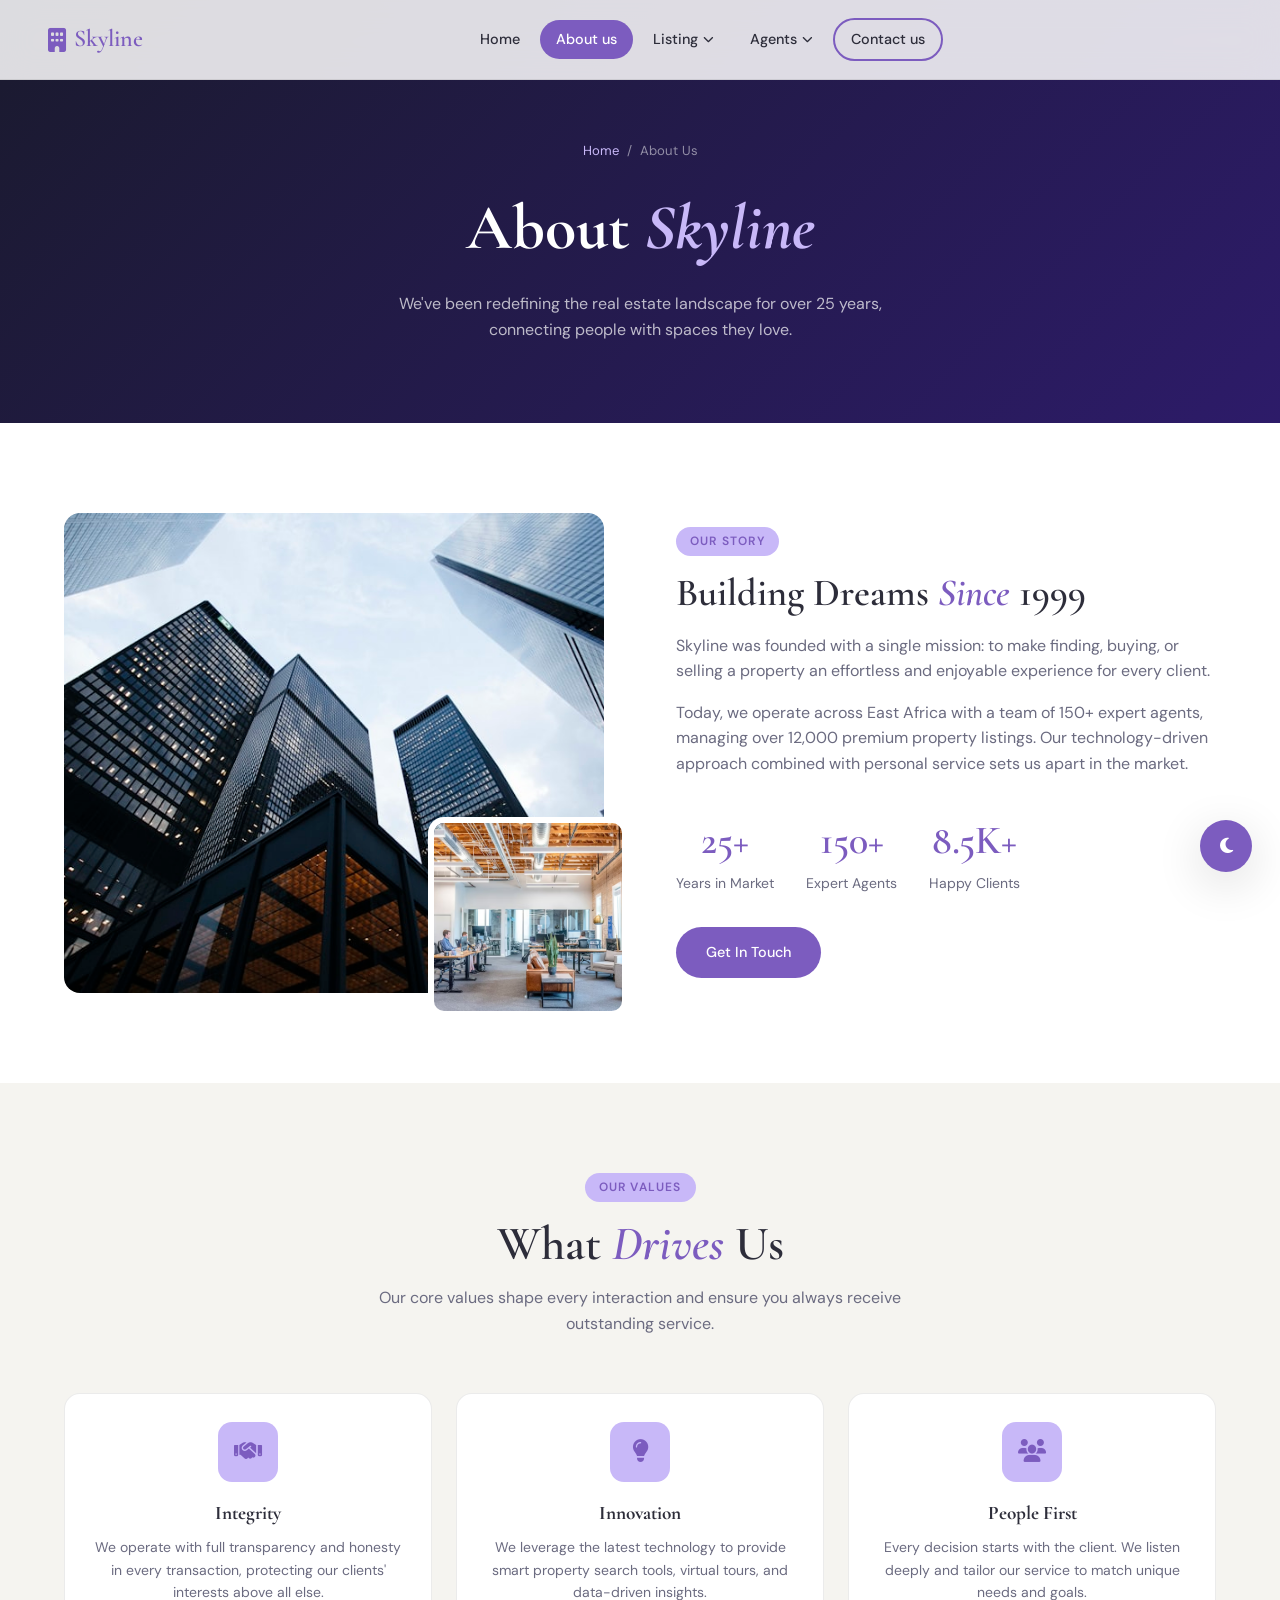
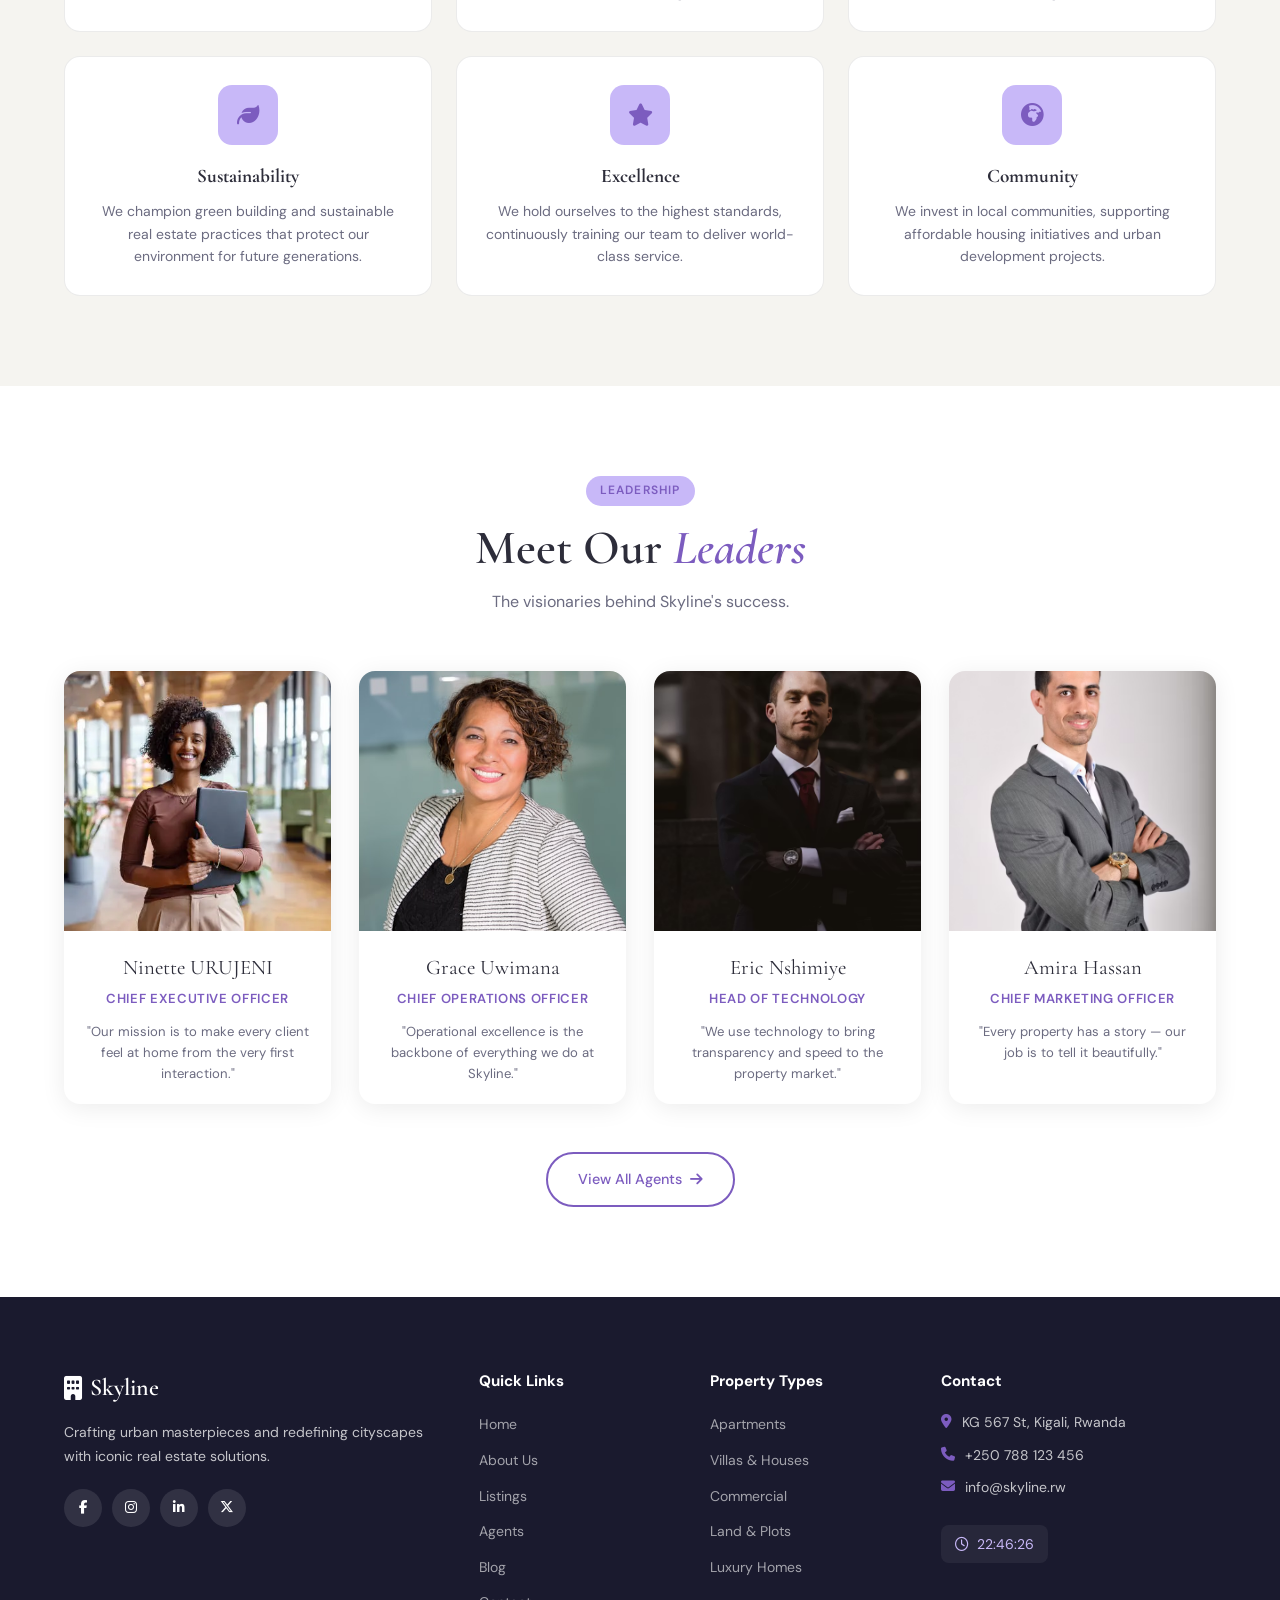
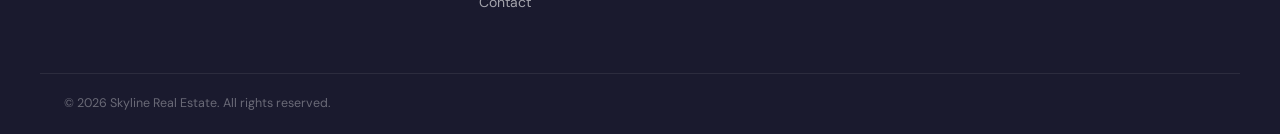
<file: skyline/about.html>
<!DOCTYPE html>
<html lang="en">

<head>
  <meta charset="UTF-8" />
  <meta name="viewport" content="width=device-width, initial-scale=1.0" />
  <title>About Us – Skyline Real Estate</title>
  <link rel="stylesheet" href="style.css" />
  <link
    href="https://fonts.googleapis.com/css2?family=Cormorant+Garamond:ital,wght@0,400;0,600;1,400&family=DM+Sans:wght@300;400;500;600&display=swap"
    rel="stylesheet" />
  <link rel="stylesheet" href="https://cdnjs.cloudflare.com/ajax/libs/font-awesome/6.5.0/css/all.min.css" />
</head>

<body>

  <!-- NAV -->
  <nav class="navbar" id="navbar">
    <div class="nav-brand">
      <i class="fa-solid fa-building"></i> Skyline</div>
    <ul class="nav-links" id="navLinks">
      <li><a href="index.html">Home</a></li>
      <li><a href="about.html" class="active">About us</a></li>
      <li class="dropdown">
        <a href="listings.html">Listing <i class="fa-solid fa-chevron-down fa-xs"></i></a>
        <div class="dropdown-menu">
          <a href="listings.html?type=buy">Buy</a>
          <a href="listings.html?type=rent">Rent</a>
          <a href="listings.html?type=sell">Sell</a>
          </div>
      </li>
      <li class="dropdown">
        <a href="agents.html">Agents <i class="fa-solid fa-chevron-down fa-xs"></i></a>
        <div class="dropdown-menu">
          <a href="agents.html">Our Agents</a>
          <a href="agents.html#join">Join Team</a>
        </div>
      </li>
    <a href="contact.html" class="btn-contact">Contact us</a>
    <button class="hamburger" id="hamburger"><span></span><span></span><span></span></button>
  </nav>

  <!-- PAGE HERO -->
  <div class="page-hero">
    <div class="container">
      <div class="breadcrumb"><a href="index.html">Home</a><span>/</span><span>About Us</span></div>
      <h1>About <em>Skyline</em></h1>
      <p>We've been redefining the real estate landscape for over 25 years, connecting people with spaces they love.</p>
    </div>
  </div>

  <!-- INTRO -->
  <section class="section about-intro">
    <div class="container about-intro-grid">
      <div class="about-img-stack">
        <img src="photo11.jpg" alt="Skyline HQ"
          class="about-img-main reveal" />
        <img src="photo-22.avif" alt="Interior"
          class="about-img-accent reveal" />
      </div>
      <div class="why-text reveal">
        <span class="tag">Our Story</span>
        <h2>Building Dreams <em>Since</em> 1999</h2>
        <p style="color:var(--clr-muted);margin-bottom:16px;">Skyline was founded with a single mission: to make
          finding, buying, or selling a property an effortless and enjoyable experience for every client.</p>
        <p style="color:var(--clr-muted);margin-bottom:32px;">Today, we operate across East Africa with a team of 150+
          expert agents, managing over 12,000 premium property listings. Our technology-driven approach combined with
          personal service sets us apart in the market.</p>
        <div style="display:flex;gap:32px;margin-bottom:32px;flex-wrap:wrap;">
          <div style="text-align:center;">
            <div style="font-family:var(--font-display);font-size:2.5rem;font-weight:600;color:var(--clr-primary);">25+
            </div>
            <div style="color:var(--clr-muted);font-size:0.875rem;">Years in Market</div>
          </div>
          <div style="text-align:center;">
            <div style="font-family:var(--font-display);font-size:2.5rem;font-weight:600;color:var(--clr-primary);">150+
            </div>
            <div style="color:var(--clr-muted);font-size:0.875rem;">Expert Agents</div>
          </div>
          <div style="text-align:center;">
            <div style="font-family:var(--font-display);font-size:2.5rem;font-weight:600;color:var(--clr-primary);">
              8.5K+</div>
            <div style="color:var(--clr-muted);font-size:0.875rem;">Happy Clients</div>
          </div>
        </div>
        <a href="contact.html" class="btn-primary">Get In Touch</a>
      </div>
    </div>
  </section>

  <!-- MISSION & VALUES -->
  <section class="section" style="background:var(--clr-bg)">
    <div class="container">
      <div class="section-head">
        <span class="tag">Our Values</span>
        <h2>What <em>Drives</em> Us</h2>
        <p>Our core values shape every interaction and ensure you always receive outstanding service.</p>
      </div>
      <div class="values-grid">
        <div class="value-card reveal">
          <div class="value-icon"><i class="fa-solid fa-handshake"></i></div>
          <h3>Integrity</h3>
          <p>We operate with full transparency and honesty in every transaction, protecting our clients' interests above
            all else.</p>
        </div>
        <div class="value-card reveal">
          <div class="value-icon"><i class="fa-solid fa-lightbulb"></i></div>
          <h3>Innovation</h3>
          <p>We leverage the latest technology to provide smart property search tools, virtual tours, and data-driven
            insights.</p>
        </div>
        <div class="value-card reveal">
          <div class="value-icon"><i class="fa-solid fa-users"></i></div>
          <h3>People First</h3>
          <p>Every decision starts with the client. We listen deeply and tailor our service to match unique needs and
            goals.</p>
        </div>
        <div class="value-card reveal">
          <div class="value-icon"><i class="fa-solid fa-leaf"></i></div>
          <h3>Sustainability</h3>
          <p>We champion green building and sustainable real estate practices that protect our environment for future
            generations.</p>
        </div>
        <div class="value-card reveal">
          <div class="value-icon"><i class="fa-solid fa-star"></i></div>
          <h3>Excellence</h3>
          <p>We hold ourselves to the highest standards, continuously training our team to deliver world-class service.
          </p>
        </div>
        <div class="value-card reveal">
          <div class="value-icon"><i class="fa-solid fa-globe-africa"></i></div>
          <h3>Community</h3>
          <p>We invest in local communities, supporting affordable housing initiatives and urban development projects.
          </p>
        </div>
      </div>
    </div>
  </section>

  <!-- TEAM PREVIEW -->
  <section class="section" style="background:var(--clr-surface)">
    <div class="container">
      <div class="section-head">
        <span class="tag">Leadership</span>
        <h2>Meet Our <em>Leaders</em></h2>
        <p>The visionaries behind Skyline's success.</p>
      </div>
      <div class="agents-grid">
        <div class="agent-card reveal">
          <img src="photo21.webp" class="agent-img" alt="CEO" />
          <div class="agent-body">
            <div class="agent-name">Ninette URUJENI</div>
            <div class="agent-role">Chief Executive Officer</div>
            <p style="color:var(--clr-muted);font-size:0.82rem;">"Our mission is to make every client feel at home from
              the very first interaction."</p>
          </div>
        </div>
        <div class="agent-card reveal">
          <img src="photo-16.jpg" class="agent-img" alt="COO" />
          <div class="agent-body">
            <div class="agent-name">Grace Uwimana</div>
            <div class="agent-role">Chief Operations Officer</div>
            <p style="color:var(--clr-muted);font-size:0.82rem;">"Operational excellence is the backbone of everything
              we do at Skyline."</p>
          </div>
        </div>
        <div class="agent-card reveal">
          <img src="photo-19.avif" class="agent-img"
            alt="CTO" />
          <div class="agent-body">
            <div class="agent-name">Eric Nshimiye</div>
            <div class="agent-role">Head of Technology</div>
            <p style="color:var(--clr-muted);font-size:0.82rem;">"We use technology to bring transparency and speed to
              the property market."</p>
          </div>
        </div>
        <div class="agent-card reveal">
          <img src="photo-18.avif" class="agent-img"
            alt="CMO" />
          <div class="agent-body">
            <div class="agent-name">Amira Hassan</div>
            <div class="agent-role">Chief Marketing Officer</div>
            <p style="color:var(--clr-muted);font-size:0.82rem;">"Every property has a story — our job is to tell it
              beautifully."</p>
          </div>
        </div>
      </div>
      <div class="center-btn"><a href="agents.html" class="btn-outline">View All Agents <i
            class="fa-solid fa-arrow-right"></i></a></div>
    </div>
  </section>

  <button class="theme-toggle" id="themeToggle" title="Toggle mode">
    <i class="fa-solid fa-moon"
      id="themeIcon"></i>
    </button>
  <div class="modal-overlay" id="modal">
    <div class="modal-box">
      <button class="modal-close" id="modalClose">
        <i class="fa-solid fa-xmark"></i>
      </button>
      <h3 id="modalTitle"></h3>
      <div id="modalBody"></div>
    </div>
  </div>

  <!-- FOOTER -->
  <footer class="footer">
    <div class="container footer-grid">
      <div class="footer-brand">
        <div class="nav-brand"><i class="fa-solid fa-building"></i> Skyline</div>
        <p>Crafting urban masterpieces and redefining cityscapes with iconic real estate solutions.</p>
        <div class="socials">
          <a href="#"><i class="fa-brands fa-facebook-f"></i></a>
          <a href="#"><i class="fa-brands fa-instagram"></i></a>
          <a href="#"><i class="fa-brands fa-linkedin-in"></i></a>
          <a href="#"><i class="fa-brands fa-x-twitter"></i></a>
        </div>
      </div>
      <div class="footer-col">
        <h4>Quick Links</h4>
        <ul>
          <li><a href="index.html">Home</a></li>
          <li><a href="about.html">About Us</a></li>
          <li><a href="listings.html">Listings</a></li>
          <li><a href="agents.html">Agents</a></li>
          <li><a href="blog.html">Blog</a></li>
          <li><a href="contact.html">Contact</a></li>
        </ul>
      </div>
      <div class="footer-col">
        <h4>Property Types</h4>
        <ul>
          <li><a href="#">Apartments</a></li>
          <li><a href="#">Villas & Houses</a></li>
          <li><a href="#">Commercial</a></li>
          <li><a href="#">Land & Plots</a></li>
          <li><a href="#">Luxury Homes</a></li>
        </ul>
      </div>
      <div class="footer-col">
        <h4>Contact</h4>
        <ul class="contact-list">
          <li><i class="fa-solid fa-location-dot"></i> KG 567 St, Kigali, Rwanda</li>
          <li><i class="fa-solid fa-phone"></i> +250 788 123 456</li>
          <li><i class="fa-solid fa-envelope"></i> info@skyline.rw</li>
        </ul>
        <div class="clock-box"><i class="fa-regular fa-clock"></i><span id="liveClock"></span></div>
      </div>
    </div>
    <div class="footer-bottom">
      <p>&copy; 2026 Skyline Real Estate. All rights reserved.</p>
    </div>
  </footer>

  <script src="main.js"></script>
</body>

</html>
</file>
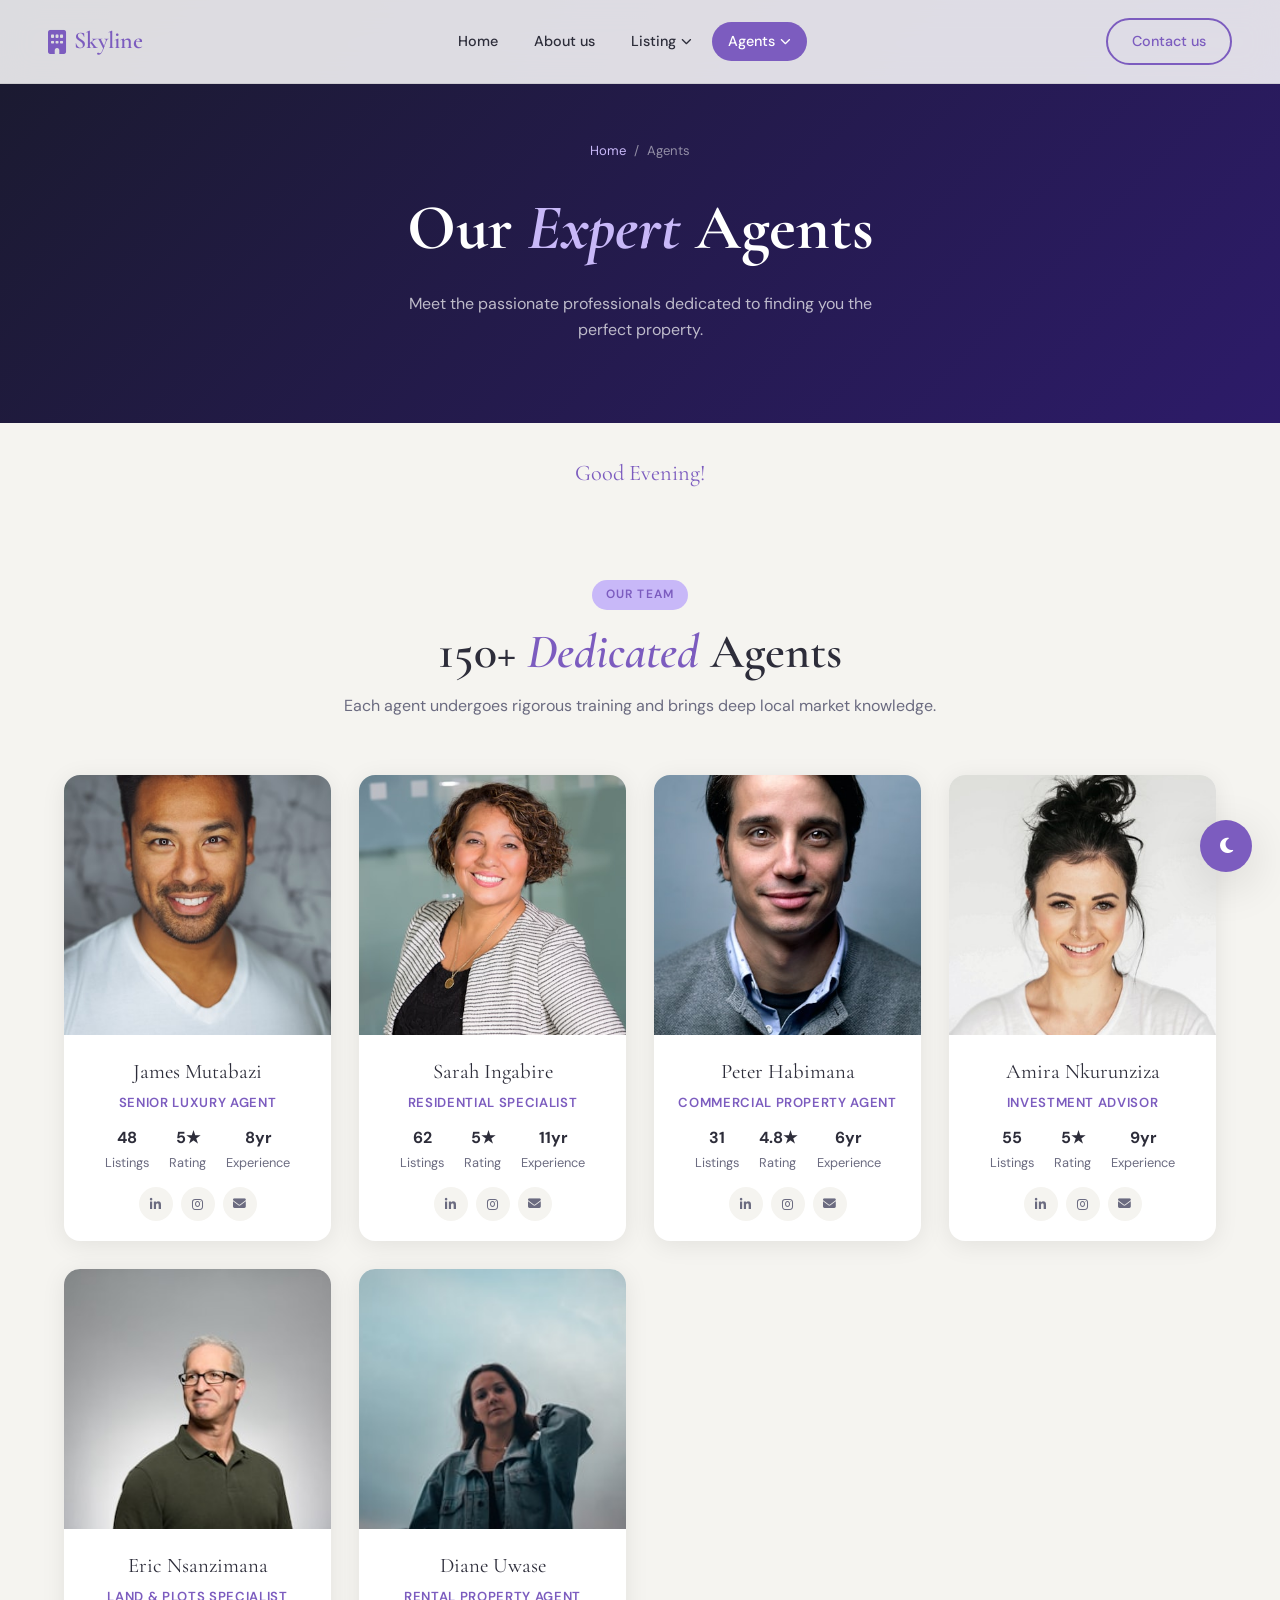
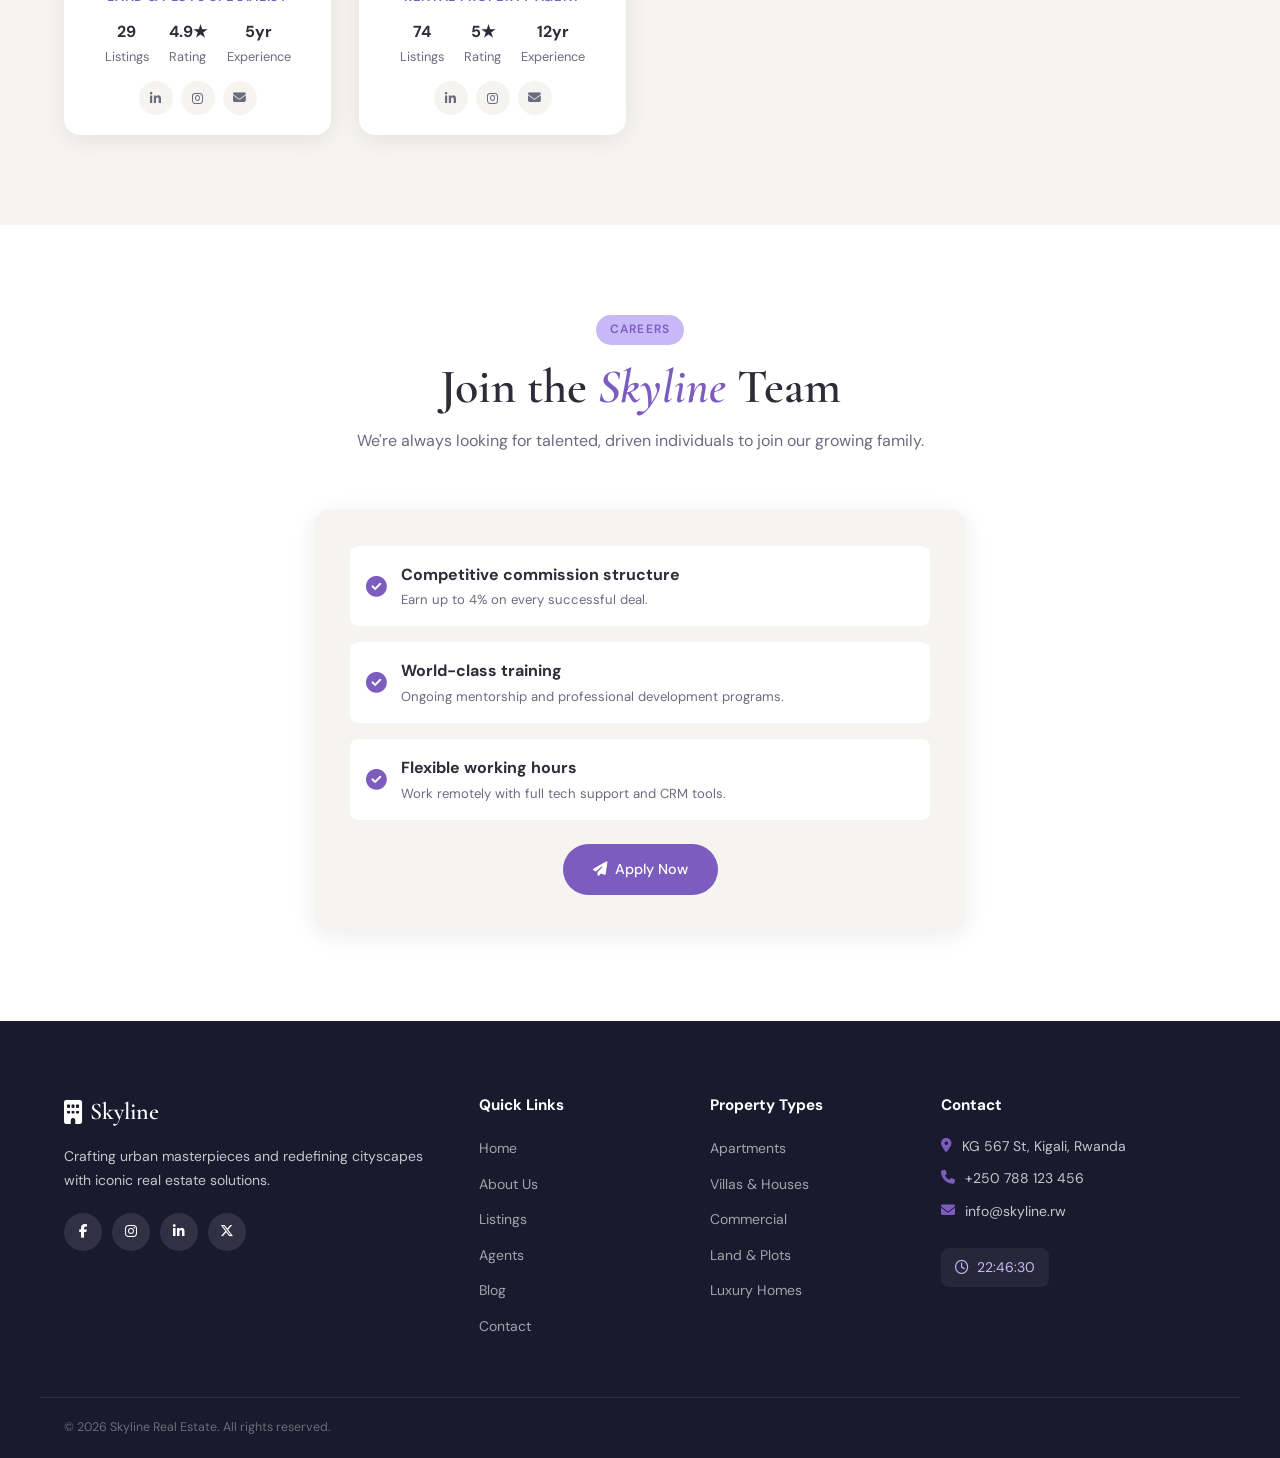
<file: skyline/agents.html>
<!DOCTYPE html>
<html lang="en">
<head>
  <meta charset="UTF-8"/>
  <meta name="viewport" content="width=device-width, initial-scale=1.0"/>
  <title>Agents – Skyline Real Estate</title>
  <link rel="stylesheet" href="style.css"/>
  <link href="https://fonts.googleapis.com/css2?family=Cormorant+Garamond:ital,wght@0,400;0,600;1,400&family=DM+Sans:wght@300;400;500;600&display=swap" rel="stylesheet"/>
  <link rel="stylesheet" href="https://cdnjs.cloudflare.com/ajax/libs/font-awesome/6.5.0/css/all.min.css"/>
</head>
<body>

  <nav class="navbar" id="navbar">
    <div class="nav-brand"><i class="fa-solid fa-building"></i> Skyline</div>
    <ul class="nav-links" id="navLinks">
      <li><a href="index.html">Home</a></li>
      <li><a href="about.html">About us</a></li>
      <li class="dropdown">
        <a href="listings.html">Listing <i class="fa-solid fa-chevron-down fa-xs"></i></a>
        <div class="dropdown-menu">
          <a href="listings.html?type=buy">Buy</a>
          <a href="listings.html?type=rent">Rent</a>
          <a href="listings.html?type=sell">Sell</a>
        </div>
      </li>
      <li class="dropdown">
        <a href="agents.html" class="active">Agents <i class="fa-solid fa-chevron-down fa-xs"></i></a>
        <div class="dropdown-menu">
          <a href="agents.html">Our Agents</a>
          <a href="agents.html#join">Join Team</a>
        </div>
      </li>
    </ul>
    <a href="contact.html" class="btn-contact">Contact us</a>
    <button class="hamburger" id="hamburger" aria-label="Toggle menu">
      <span></span><span></span><span></span>
    </button>
  </nav>

  <div class="page-hero">
    <div class="container">
      <div class="breadcrumb">
        <a href="index.html">Home</a>
        <span>/</span><span>Agents</span></div>
      <h1>Our <em>Expert</em> Agents</h1>
      <p>Meet the passionate professionals dedicated to finding you the perfect property.</p>
    </div>
  </div>

  <!-- GREETING -->
  <div style="text-align:center;padding:32px 0 0;font-family:var(--font-display);font-size:1.4rem;color:var(--clr-primary);" id="dynamicGreeting"></div>

  <section class="section" style="background:var(--clr-bg)">
    <div class="container">
      <div class="section-head">
        <span class="tag">Our Team</span>
        <h2>150+ <em>Dedicated</em> Agents</h2>
        <p>Each agent undergoes rigorous training and brings deep local market knowledge.</p>
      </div>
      <div class="agents-grid">
        <!-- Agent cards -->
        <div class="agent-card reveal">
          <img src="photo-17.jpg" class="agent-img" alt="James"/>
          <div class="agent-body">
            <div class="agent-name">James Mutabazi</div>
            <div class="agent-role">Senior Luxury Agent</div>
            <div class="agent-stats">
              <span><strong>48</strong>Listings</span>
              <span><strong>5★</strong>Rating</span>
              <span><strong>8yr</strong>Experience</span>
            </div>
            <div class="agent-social"><a href="#"><i class="fa-brands fa-linkedin-in"></i></a><a href="#"><i class="fa-brands fa-instagram"></i></a><a href="#"><i class="fa-solid fa-envelope"></i></a></div>
          </div>
        </div>
        <div class="agent-card reveal">
          <img src="photo-16.jpg" class="agent-img" alt="Sarah"/>
          <div class="agent-body">
            <div class="agent-name">Sarah Ingabire</div>
            <div class="agent-role">Residential Specialist</div>
            <div class="agent-stats"><span><strong>62</strong>Listings</span><span><strong>5★</strong>Rating</span><span><strong>11yr</strong>Experience</span></div>
            <div class="agent-social"><a href="#"><i class="fa-brands fa-linkedin-in"></i></a><a href="#"><i class="fa-brands fa-instagram"></i></a><a href="#"><i class="fa-solid fa-envelope"></i></a></div>
          </div>
        </div>
        <div class="agent-card reveal">
          <img src="photo-15.jpg" class="agent-img" alt="Peter"/>
          <div class="agent-body">
            <div class="agent-name">Peter Habimana</div>
            <div class="agent-role">Commercial Property Agent</div>
            <div class="agent-stats"><span><strong>31</strong>Listings</span><span><strong>4.8★</strong>Rating</span><span><strong>6yr</strong>Experience</span></div>
            <div class="agent-social"><a href="#"><i class="fa-brands fa-linkedin-in"></i></a><a href="#"><i class="fa-brands fa-instagram"></i></a><a href="#"><i class="fa-solid fa-envelope"></i></a></div>
          </div>
        </div>
        <div class="agent-card reveal">
          <img src="photo-14.jpg" class="agent-img" alt="Amira"/>
          <div class="agent-body">
            <div class="agent-name">Amira Nkurunziza</div>
            <div class="agent-role">Investment Advisor</div>
            <div class="agent-stats"><span><strong>55</strong>Listings</span><span><strong>5★</strong>Rating</span><span><strong>9yr</strong>Experience</span></div>
            <div class="agent-social"><a href="#"><i class="fa-brands fa-linkedin-in"></i></a><a href="#"><i class="fa-brands fa-instagram"></i></a><a href="#"><i class="fa-solid fa-envelope"></i></a></div>
          </div>
        </div>
        <div class="agent-card reveal">
          <img src="photo-13.jpg" class="agent-img" alt="Eric"/>
          <div class="agent-body">
            <div class="agent-name">Eric Nsanzimana</div>
            <div class="agent-role">Land & Plots Specialist</div>
            <div class="agent-stats"><span><strong>29</strong>Listings</span><span><strong>4.9★</strong>Rating</span><span><strong>5yr</strong>Experience</span></div>
            <div class="agent-social"><a href="#"><i class="fa-brands fa-linkedin-in"></i></a><a href="#"><i class="fa-brands fa-instagram"></i></a><a href="#"><i class="fa-solid fa-envelope"></i></a></div>
          </div>
        </div>
        <div class="agent-card reveal">
          <img src="photo-12.jpg" class="agent-img" alt="Diane"/>
          <div class="agent-body">
            <div class="agent-name">Diane Uwase</div>
            <div class="agent-role">Rental Property Agent</div>
            <div class="agent-stats"><span><strong>74</strong>Listings</span><span><strong>5★</strong>Rating</span><span><strong>12yr</strong>Experience</span></div>
            <div class="agent-social"><a href="#"><i class="fa-brands fa-linkedin-in"></i></a><a href="#"><i class="fa-brands fa-instagram"></i></a><a href="#"><i class="fa-solid fa-envelope"></i></a></div>
          </div>
        </div>
      </div>
    </div>
  </section>

  <!-- JOIN TEAM -->
  <section class="section" id="join" style="background:var(--clr-surface)">
    <div class="container" style="max-width:700px">
      <div class="section-head">
        <span class="tag">Careers</span>
        <h2>Join the <em>Skyline</em> Team</h2>
        <p>We're always looking for talented, driven individuals to join our growing family.</p>
      </div>
      <div style="background:var(--clr-bg);border-radius:var(--radius);padding:36px;box-shadow:var(--shadow)">
        <div style="display:grid;gap:16px;margin-bottom:24px;">
          <div style="display:flex;align-items:center;gap:14px;padding:16px;background:var(--clr-surface);border-radius:var(--radius-sm);">
            <i class="fa-solid fa-check-circle" style="color:var(--clr-primary);font-size:1.3rem;flex-shrink:0;"></i>
            <div><strong>Competitive commission structure</strong><p style="color:var(--clr-muted);font-size:0.82rem;margin-top:2px;">Earn up to 4% on every successful deal.</p></div>
          </div>
          <div style="display:flex;align-items:center;gap:14px;padding:16px;background:var(--clr-surface);border-radius:var(--radius-sm);">
            <i class="fa-solid fa-check-circle" style="color:var(--clr-primary);font-size:1.3rem;flex-shrink:0;"></i>
            <div><strong>World-class training</strong><p style="color:var(--clr-muted);font-size:0.82rem;margin-top:2px;">Ongoing mentorship and professional development programs.</p></div>
          </div>
          <div style="display:flex;align-items:center;gap:14px;padding:16px;background:var(--clr-surface);border-radius:var(--radius-sm);">
            <i class="fa-solid fa-check-circle" style="color:var(--clr-primary);font-size:1.3rem;flex-shrink:0;"></i>
            <div><strong>Flexible working hours</strong><p style="color:var(--clr-muted);font-size:0.82rem;margin-top:2px;">Work remotely with full tech support and CRM tools.</p></div>
          </div>
        </div>
        <div style="text-align:center;">
          <a href="contact.html" class="btn-primary"><i class="fa-solid fa-paper-plane"></i> Apply Now</a>
        </div>
      </div>
    </div>
  </section>

  <button class="theme-toggle" id="themeToggle"><i class="fa-solid fa-moon" id="themeIcon"></i></button>
  <div class="modal-overlay" id="modal"><div class="modal-box"><button class="modal-close" id="modalClose"><i class="fa-solid fa-xmark"></i></button><h3 id="modalTitle"></h3><div id="modalBody"></div></div></div>

  <footer class="footer">
    <div class="container footer-grid">
      <div class="footer-brand"><div class="nav-brand"><i class="fa-solid fa-building"></i> Skyline</div><p>Crafting urban masterpieces and redefining cityscapes with iconic real estate solutions.</p><div class="socials"><a href="#"><i class="fa-brands fa-facebook-f"></i></a><a href="#"><i class="fa-brands fa-instagram"></i></a><a href="#"><i class="fa-brands fa-linkedin-in"></i></a><a href="#"><i class="fa-brands fa-x-twitter"></i></a></div></div>
      <div class="footer-col"><h4>Quick Links</h4><ul><li><a href="index.html">Home</a></li><li><a href="about.html">About Us</a></li><li><a href="listings.html">Listings</a></li><li><a href="agents.html">Agents</a></li><li><a href="blog.html">Blog</a></li><li><a href="contact.html">Contact</a></li></ul></div>
      <div class="footer-col"><h4>Property Types</h4><ul><li><a href="#">Apartments</a></li><li><a href="#">Villas & Houses</a></li><li><a href="#">Commercial</a></li><li><a href="#">Land & Plots</a></li><li><a href="#">Luxury Homes</a></li></ul></div>
      <div class="footer-col"><h4>Contact</h4><ul class="contact-list"><li><i class="fa-solid fa-location-dot"></i> KG 567 St, Kigali, Rwanda</li><li><i class="fa-solid fa-phone"></i> +250 788 123 456</li><li><i class="fa-solid fa-envelope"></i> info@skyline.rw</li></ul><div class="clock-box"><i class="fa-regular fa-clock"></i><span id="liveClock"></span></div></div>
    </div>
    <div class="footer-bottom"><p>&copy; 2026 Skyline Real Estate. All rights reserved.</p>
    </div>
  </footer>
  <script src="main.js"></script>
</body>
</html>
</file>
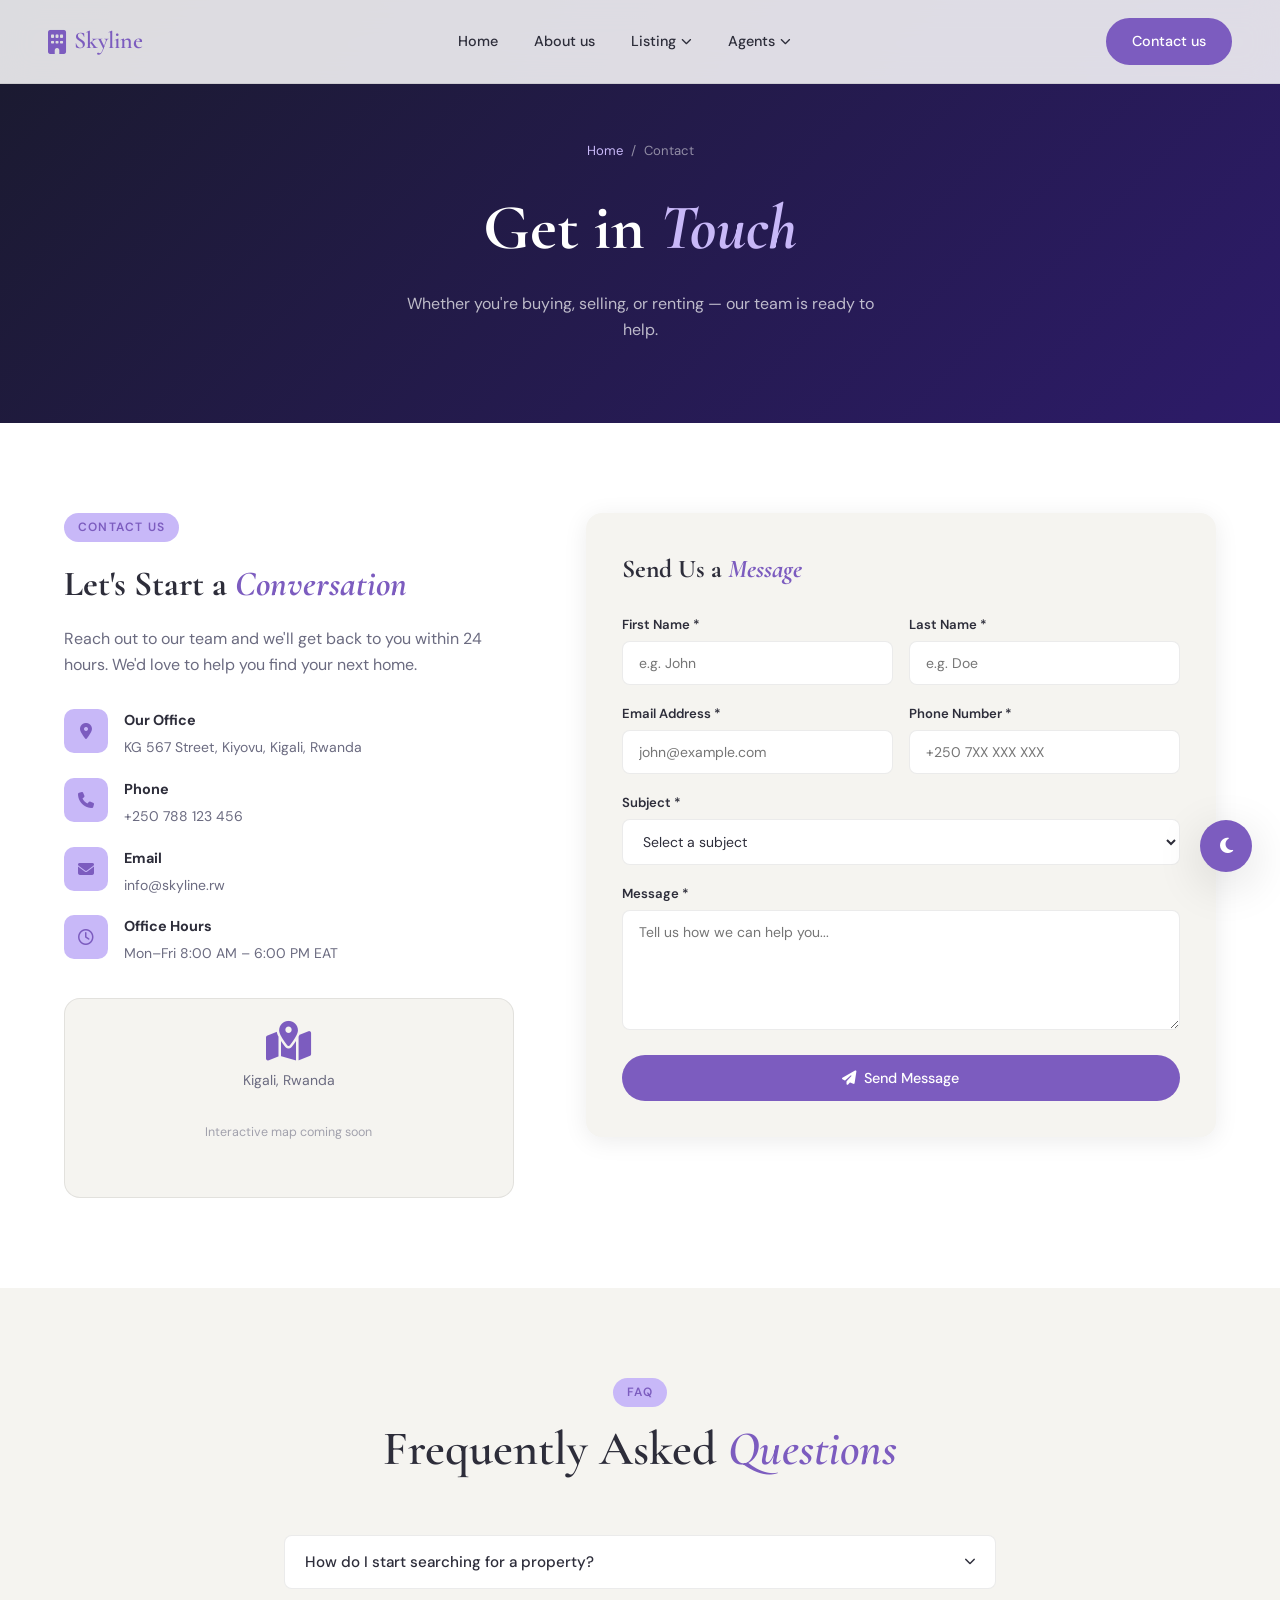
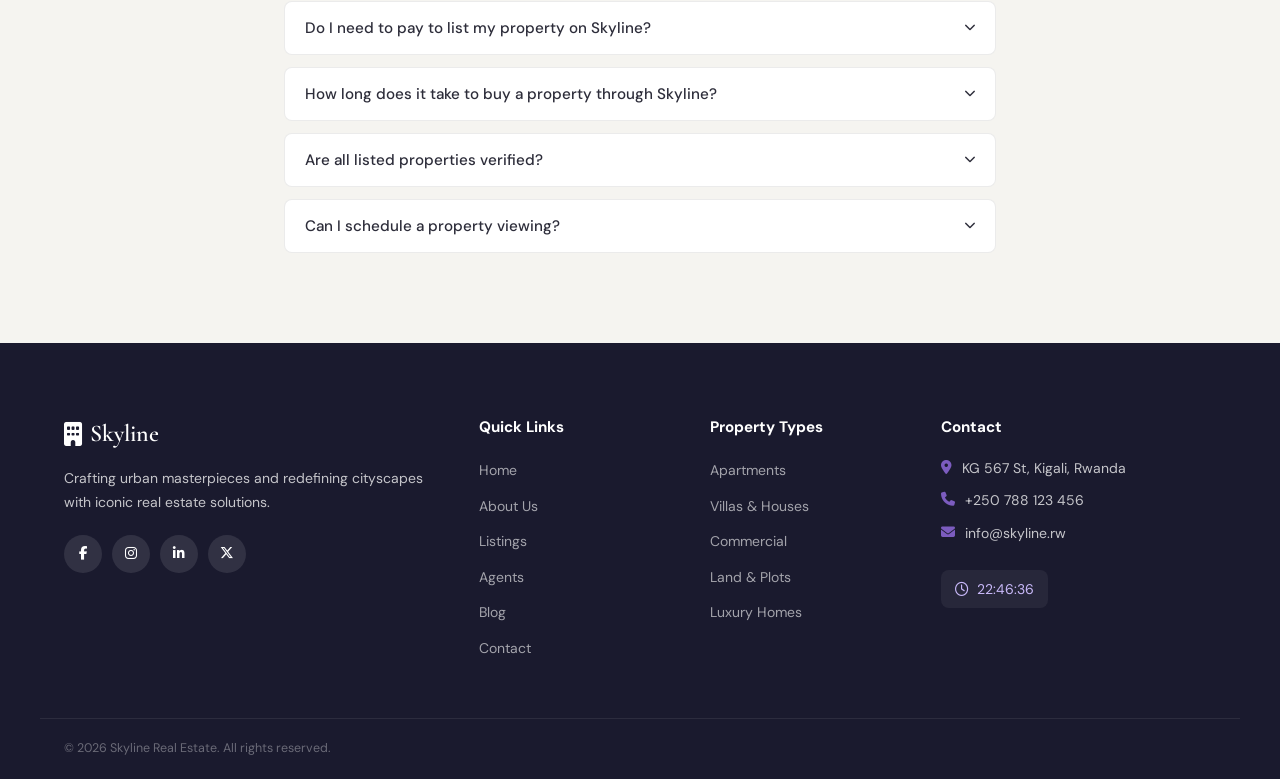
<file: skyline/contact.html>
<!DOCTYPE html>
<html lang="en">
<head>
  <meta charset="UTF-8"/>
  <meta name="viewport" content="width=device-width, initial-scale=1.0"/>
  <title>Contact – Skyline Real Estate</title>
  <link rel="stylesheet" href="style.css"/>
  <link href="https://fonts.googleapis.com/css2?family=Cormorant+Garamond:ital,wght@0,400;0,600;1,400&family=DM+Sans:wght@300;400;500;600&display=swap" rel="stylesheet"/>
  <link rel="stylesheet" href="https://cdnjs.cloudflare.com/ajax/libs/font-awesome/6.5.0/css/all.min.css"/>
</head>
<body>

  <nav class="navbar" id="navbar">
    <div class="nav-brand"><i class="fa-solid fa-building"></i> Skyline</div>
    <ul class="nav-links" id="navLinks">
      <li><a href="index.html">Home</a></li><li><a href="about.html">About us</a></li>
      <li class="dropdown"><a href="listings.html">Listing <i class="fa-solid fa-chevron-down fa-xs"></i></a><div class="dropdown-menu"><a href="listings.html?type=buy">Buy</a><a href="listings.html?type=rent">Rent</a><a href="listings.html?type=sell">Sell</a></div></li>
      <li class="dropdown"><a href="agents.html">Agents <i class="fa-solid fa-chevron-down fa-xs"></i></a><div class="dropdown-menu"><a href="agents.html">Our Agents</a><a href="agents.html#join">Join Team</a></div></li>
    </ul>
    <a href="contact.html" class="btn-contact active" style="background:var(--clr-primary);color:#fff;">Contact us</a>
    <button class="hamburger" id="hamburger"><span></span><span></span><span></span></button>
  </nav>

  <div class="page-hero">
    <div class="container">
      <div class="breadcrumb"><a href="index.html">Home</a><span>/</span><span>Contact</span></div>
      <h1>Get in <em>Touch</em></h1>
      <p>Whether you're buying, selling, or renting — our team is ready to help.</p>
    </div>
  </div>

  <section class="section contact-section">
    <div class="container contact-grid">

      <!-- LEFT INFO -->
      <div class="contact-info reveal">
        <span class="tag">Contact Us</span>
        <h2>Let's Start a <em>Conversation</em></h2>
        <p>Reach out to our team and we'll get back to you within 24 hours. We'd love to help you find your next home.</p>
        <div class="contact-details">
          <div class="contact-item">
            <div class="contact-item-icon"><i class="fa-solid fa-location-dot"></i></div>
            <div><strong>Our Office</strong><span>KG 567 Street, Kiyovu, Kigali, Rwanda</span></div>
          </div>
          <div class="contact-item">
            <div class="contact-item-icon"><i class="fa-solid fa-phone"></i></div>
            <div><strong>Phone</strong><span>+250 788 123 456</span></div>
          </div>
          <div class="contact-item">
            <div class="contact-item-icon"><i class="fa-solid fa-envelope"></i></div>
            <div><strong>Email</strong><span>info@skyline.rw</span></div>
          </div>
          <div class="contact-item">
            <div class="contact-item-icon"><i class="fa-regular fa-clock"></i></div>
            <div><strong>Office Hours</strong><span>Mon–Fri 8:00 AM – 6:00 PM EAT</span></div>
          </div>
        </div>

        <!-- MAP EMBED PLACEHOLDER -->
        <div style="margin-top:32px;border-radius:var(--radius);overflow:hidden;height:200px;background:var(--clr-bg);display:flex;align-items:center;justify-content:center;border:1px solid var(--clr-border);">
          <div style="text-align:center;color:var(--clr-muted);">
            <i class="fa-solid fa-map-location-dot" style="font-size:2.5rem;color:var(--clr-primary);margin-bottom:8px;display:block;"></i>
            <p style="font-size:0.875rem;">Kigali, Rwanda</p>
            <p style="font-size:0.78rem;opacity:0.6;">Interactive map coming soon</p>
          </div>
        </div>
      </div>

      <!-- FORM -->
      <div class="contact-form-wrap reveal">
        <h3>Send Us a <em style="color:var(--clr-primary);font-style:italic;">Message</em></h3>
        <form id="contactForm" novalidate>
          <div class="form-row">
            <div class="form-group">
              <label for="fname">First Name *</label>
              <input type="text" id="fname" placeholder="e.g. John"/>
              <span class="form-error">First name is required</span>
            </div>
            <div class="form-group">
              <label for="lname">Last Name *</label>
              <input type="text" id="lname" placeholder="e.g. Doe"/>
              <span class="form-error">Last name is required</span>
            </div>
          </div>
          <div class="form-row">
            <div class="form-group">
              <label for="email">Email Address *</label>
              <input type="email" id="email" placeholder="john@example.com"/>
              <span class="form-error">Valid email is required</span>
            </div>
            <div class="form-group">
              <label for="phone">Phone Number *</label>
              <input type="tel" id="phone" placeholder="+250 7XX XXX XXX"/>
              <span class="form-error">Phone number is required</span>
            </div>
          </div>
          <div class="form-group">
            <label for="subject">Subject *</label>
            <select id="subject">
              <option value="">Select a subject</option>
              <option>I want to buy a property</option>
              <option>I want to rent a property</option>
              <option>I want to sell my property</option>
              <option>General enquiry</option>
              <option>Agent partnership</option>
            </select>
            <span class="form-error">Please select a subject</span>
          </div>
          <div class="form-group">
            <label for="message">Message *</label>
            <textarea id="message" placeholder="Tell us how we can help you..."></textarea>
            <span class="form-error">Message cannot be empty</span>
          </div>
          <button type="submit" class="btn-primary" style="width:100%;justify-content:center;">
            <i class="fa-solid fa-paper-plane"></i> Send Message
          </button>
        </form>

        <!-- SUCCESS -->
        <div class="form-success" id="formSuccess">
          <i class="fa-solid fa-circle-check" style="color:#2e7d32;"></i>
          <strong style="font-size:1.1rem;display:block;margin-bottom:6px;">Message Sent!</strong>
          <p style="font-size:0.875rem;">Thank you for reaching out. One of our agents will contact you within 24 hours.</p>
        </div>
      </div>
    </div>
  </section>

  <!-- FAQ -->
  <section class="section" style="background:var(--clr-bg);">
    <div class="container" style="max-width:760px;">
      <div class="section-head">
        <span class="tag">FAQ</span>
        <h2>Frequently Asked <em>Questions</em></h2>
      </div>
      <div id="faqList" style="display:flex;flex-direction:column;gap:12px;"></div>
    </div>
  </section>

  <button class="theme-toggle" id="themeToggle"><i class="fa-solid fa-moon" id="themeIcon"></i></button>
  <div class="modal-overlay" id="modal"><div class="modal-box"><button class="modal-close" id="modalClose"><i class="fa-solid fa-xmark"></i></button><h3 id="modalTitle"></h3><div id="modalBody"></div></div></div>

  <footer class="footer">
    <div class="container footer-grid">
      <div class="footer-brand"><div class="nav-brand"><i class="fa-solid fa-building"></i> Skyline</div><p>Crafting urban masterpieces and redefining cityscapes with iconic real estate solutions.</p><div class="socials"><a href="#"><i class="fa-brands fa-facebook-f"></i></a><a href="#"><i class="fa-brands fa-instagram"></i></a><a href="#"><i class="fa-brands fa-linkedin-in"></i></a><a href="#"><i class="fa-brands fa-x-twitter"></i></a></div></div>
      <div class="footer-col"><h4>Quick Links</h4><ul><li><a href="index.html">Home</a></li><li><a href="about.html">About Us</a></li><li><a href="listings.html">Listings</a></li><li><a href="agents.html">Agents</a></li><li><a href="blog.html">Blog</a></li><li><a href="contact.html">Contact</a></li></ul></div>
      <div class="footer-col"><h4>Property Types</h4><ul><li><a href="#">Apartments</a></li><li><a href="#">Villas & Houses</a></li><li><a href="#">Commercial</a></li><li><a href="#">Land & Plots</a></li><li><a href="#">Luxury Homes</a></li></ul></div>
      <div class="footer-col"><h4>Contact</h4><ul class="contact-list"><li><i class="fa-solid fa-location-dot"></i> KG 567 St, Kigali, Rwanda</li><li><i class="fa-solid fa-phone"></i> +250 788 123 456</li><li><i class="fa-solid fa-envelope"></i> info@skyline.rw</li></ul><div class="clock-box"><i class="fa-regular fa-clock"></i><span id="liveClock"></span></div></div>
    </div>
    <div class="footer-bottom"><p>&copy; 2026 Skyline Real Estate. All rights reserved.</p>
    </div>
  </footer>

  <script src="main.js"></script>
  <script>
    // FAQ accordion
    const faqs = [
      { q: 'How do I start searching for a property?', a: 'Simply use the search bar on our homepage. Enter a location, select your dates and preferences, then click the search button. You can also browse our Listings page directly.' },
      { q: 'Do I need to pay to list my property on Skyline?', a: 'We offer both free and premium listing packages. Contact our team to discuss the best option for your needs.' },
      { q: 'How long does it take to buy a property through Skyline?', a: 'The timeline varies, but our team works to streamline the process. On average, from offer acceptance to completion takes 4–8 weeks.' },
      { q: 'Are all listed properties verified?', a: 'Yes. Every property on Skyline undergoes a verification process by our in-house team before being published.' },
      { q: 'Can I schedule a property viewing?', a: 'Absolutely! Click the "Contact Agent" button on any listing, or reach out via our Contact page to book a viewing.' }
    ];
    const faqList = document.getElementById('faqList');
    faqList && faqs.forEach((f, i) => {
      const item = document.createElement('div');
      item.style.cssText = 'background:var(--clr-surface);border-radius:var(--radius-sm);border:1px solid var(--clr-border);overflow:hidden;';
      item.innerHTML = `
        <button onclick="toggleFaq(${i})" style="width:100%;display:flex;align-items:center;justify-content:space-between;padding:16px 20px;background:none;border:none;cursor:pointer;font-size:0.95rem;font-weight:500;color:var(--clr-text);text-align:left;font-family:var(--font-body);">
          ${f.q}
          <i class="fa-solid fa-chevron-down fa-xs" id="faqIcon${i}" style="flex-shrink:0;margin-left:12px;transition:transform 0.3s;"></i>
        </button>
        <div id="faqBody${i}" style="display:none;padding:0 20px 16px;color:var(--clr-muted);font-size:0.875rem;line-height:1.7;">${f.a}</div>
      `;
      faqList.appendChild(item);
    });
    function toggleFaq(i) {
      const body = document.getElementById('faqBody' + i);
      const icon = document.getElementById('faqIcon' + i);
      const isOpen = body.style.display !== 'none';
      body.style.display = isOpen ? 'none' : 'block';
      icon.style.transform = isOpen ? 'rotate(0deg)' : 'rotate(180deg)';
    }
  </script>
</body>
</html>
</file>
<file: skyline/style.css>
/* ============================================================
   SKYLINE REAL ESTATE – Global Stylesheet
   ============================================================ */

/* --- FONTS & VARIABLES --- */
@import url('https://fonts.googleapis.com/css2?family=Cormorant+Garamond:ital,wght@0,400;0,600;1,400&family=DM+Sans:wght@300;400;500;600&display=swap');

:root {
  --clr-bg: #f5f4f0;
  --clr-surface: #ffffff;
  --clr-primary: #7c5cbf;
  --clr-primary-light: #9b7fe0;
  --clr-accent: #c8b8f8;
  --clr-dark: #1a1a2e;
  --clr-text: #2d2d3a;
  --clr-muted: #6b6b80;
  --clr-border: rgba(0,0,0,0.08);
  --font-display: 'Cormorant Garamond', serif;
  --font-body: 'DM Sans', sans-serif;
  --radius: 16px;
  --radius-sm: 8px;
  --shadow: 0 4px 24px rgba(0,0,0,0.08);
  --shadow-lg: 0 12px 48px rgba(0,0,0,0.14);
  --transition: 0.3s cubic-bezier(.4,0,.2,1);
}

[data-theme="dark"] {
  --clr-bg: #0f0f1a;
  --clr-surface: #1a1a2e;
  --clr-text: #e8e8f0;
  --clr-muted: #9090aa;
  --clr-border: rgba(255,255,255,0.08);
  --shadow: 0 4px 24px rgba(0,0,0,0.3);
  --shadow-lg: 0 12px 48px rgba(0,0,0,0.4);
}

/* --- RESET --- */
*, *::before, *::after { box-sizing: border-box; margin: 0; padding: 0; }
html { scroll-behavior: smooth; }
body {
  font-family: var(--font-body);
  background: var(--clr-bg);
  color: var(--clr-text);
  line-height: 1.6;
  transition: background var(--transition), color var(--transition);
}
img { max-width: 100%; display: block; }
a { text-decoration: none; color: inherit; }
ul { list-style: none; }
input, button, select, textarea { font-family: inherit; }

/* --- UTILITIES --- */
.container { max-width: 1200px; margin: 0 auto; padding: 0 24px; }
.section { padding: 90px 0; }
.center-btn { text-align: center; margin-top: 48px; }
.tag {
  display: inline-block;
  background: var(--clr-accent);
  color: var(--clr-primary);
  font-size: 0.75rem;
  font-weight: 600;
  letter-spacing: 0.1em;
  text-transform: uppercase;
  padding: 5px 14px;
  border-radius: 20px;
  margin-bottom: 14px;
}
.section-head {
  text-align: center;
  max-width: 600px;
  margin: 0 auto 56px;
}
.section-head h2 {
  font-family: var(--font-display);
  font-size: clamp(2rem, 4vw, 3rem);
  font-weight: 600;
  line-height: 1.2;
  color: var(--clr-text);
  margin-bottom: 12px;
}
.section-head h2 em { color: var(--clr-primary); font-style: italic; }
.section-head p { color: var(--clr-muted); font-size: 1rem; }

/* ============================================================
   NAVBAR
   ============================================================ */
.navbar {
  position: fixed; top: 0; left: 0; right: 0; z-index: 1000;
  display: flex; align-items: center; gap: 32px;
  padding: 18px 48px;
  background: rgba(255,255,255,0.85);
  backdrop-filter: blur(16px);
  border-bottom: 1px solid var(--clr-border);
  transition: background var(--transition), box-shadow var(--transition);
}
.navbar.scrolled { box-shadow: var(--shadow); }
[data-theme="dark"] .navbar { background: rgba(15,15,26,0.85); }

.nav-brand {
  font-family: var(--font-display);
  font-size: 1.5rem; font-weight: 600;
  color: var(--clr-primary);
  display: flex; align-items: center; gap: 8px;
  white-space: nowrap;
}
.nav-links {
  display: flex; gap: 4px; align-items: center;
  margin: 0 auto;
}
.nav-links > li { position: relative; }
.nav-links a {
  padding: 8px 16px;
  border-radius: 24px;
  font-size: 0.9rem; font-weight: 500;
  color: var(--clr-text);
  transition: background var(--transition), color var(--transition);
  display: flex; align-items: center; gap: 5px;
}
.nav-links a:hover, .nav-links a.active {
  background: var(--clr-primary);
  color: #fff;
}
.dropdown-menu {
  position: absolute; top: calc(100% + 8px); left: 0;
  background: var(--clr-surface);
  border-radius: var(--radius-sm);
  box-shadow: var(--shadow-lg);
  min-width: 160px;
  padding: 8px 0;
  opacity: 0; visibility: hidden; transform: translateY(-8px);
  transition: all var(--transition);
  border: 1px solid var(--clr-border);
}
.dropdown:hover .dropdown-menu { opacity: 1; visibility: visible; transform: translateY(0); }
.dropdown-menu a {
  display: block; padding: 10px 18px; border-radius: 0;
  font-size: 0.875rem;
}
.dropdown-menu a:hover { background: var(--clr-accent); color: var(--clr-primary); border-radius: 0; }

.btn-contact {
  padding: 10px 24px;
  border: 2px solid var(--clr-primary);
  border-radius: 24px;
  color: var(--clr-primary);
  font-weight: 500; font-size: 0.9rem;
  white-space: nowrap;
  transition: all var(--transition);
}
.btn-contact:hover { background: var(--clr-primary); color: #fff; }

.hamburger {
  display: none; flex-direction: column; gap: 5px;
  background: none; border: none; cursor: pointer; padding: 4px;
}
.hamburger span {
  display: block; width: 24px; height: 2px;
  background: var(--clr-text);
  border-radius: 2px; transition: all var(--transition);
}
.hamburger.open span:nth-child(1) { transform: translateY(7px) rotate(45deg); }
.hamburger.open span:nth-child(2) { opacity: 0; }
.hamburger.open span:nth-child(3) { transform: translateY(-7px) rotate(-45deg); }

/* ============================================================
   HERO
   ============================================================ */
.hero {
  position: relative; min-height: 100vh;
  display: flex; flex-direction: column;
  justify-content: center; overflow: hidden;
}
.hero-bg { position: absolute; inset: 0; z-index: 0; }
.hero-img { width: 100%; height: 100%; object-fit: cover; }
.hero-overlay {
  position: absolute; inset: 0;
  background: linear-gradient(135deg, rgba(15,10,30,0.75) 0%, rgba(15,10,30,0.4) 60%, transparent 100%);
}

.hero-content {
  position: relative; z-index: 2;
  max-width: 650px;
  padding: 120px 48px 40px;
  animation: fadeUp 0.9s ease both;
}
.hero-badge {
  display: inline-flex; align-items: center; gap: 6px;
  background: rgba(255,255,255,0.12);
  backdrop-filter: blur(8px);
  color: #fff; border: 1px solid rgba(255,255,255,0.2);
  padding: 6px 16px; border-radius: 24px; font-size: 0.8rem;
  margin-bottom: 20px;
}
.hero-title {
  font-family: var(--font-display);
  font-size: clamp(3rem, 7vw, 5.5rem);
  font-weight: 600; line-height: 1.05;
  color: #fff; margin-bottom: 16px;
}
.hero-title-main { color: #fff; }
.hero-title em { color: var(--clr-accent); font-style: italic; }
.hero-subtitle { color: rgba(255,255,255,0.8); font-size: 1rem; max-width: 440px; margin-bottom: 36px; }

/* Search Box */
.search-box {
  background: rgba(255,255,255,0.12);
  backdrop-filter: blur(16px);
  border: 1px solid rgba(255,255,255,0.2);
  border-radius: 20px; overflow: hidden;
}
.search-tabs { display: flex; padding: 14px 14px 0; gap: 6px; }
.tab {
  padding: 8px 22px; border-radius: 20px; border: none;
  background: transparent; color: rgba(255,255,255,0.7);
  font-size: 0.875rem; font-weight: 500; cursor: pointer;
  transition: all var(--transition);
}
.tab.active { background: #fff; color: var(--clr-primary); }
.search-fields {
  display: flex; align-items: center; gap: 0;
  padding: 14px; flex-wrap: wrap; gap: 8px;
}
.field { flex: 1; min-width: 100px; }
.field label { display: block; color: rgba(255,255,255,0.6); font-size: 0.7rem; font-weight: 600; text-transform: uppercase; letter-spacing: 0.05em; margin-bottom: 2px; }
.field input {
  background: none; border: none; outline: none;
  color: #fff; font-size: 0.9rem; width: 100%;
  padding: 4px 0;
}
.field input::placeholder { color: rgba(255,255,255,0.5); }
.field + .field { border-left: 1px solid rgba(255,255,255,0.15); padding-left: 14px; }
.btn-search {
  background: var(--clr-primary); color: #fff;
  border: none; border-radius: 12px;
  width: 48px; height: 48px; cursor: pointer;
  font-size: 1rem; flex-shrink: 0;
  transition: background var(--transition), transform var(--transition);
}
.btn-search:hover { background: var(--clr-primary-light); transform: scale(1.05); }

/* Stats */
.hero-stats {
  position: relative; z-index: 2;
  display: flex; gap: 0;
  background: rgba(255,255,255,0.1);
  backdrop-filter: blur(12px);
  border-top: 1px solid rgba(255,255,255,0.15);
  margin-top: auto;
}
.stat {
  flex: 1; text-align: center; padding: 24px 16px;
  border-right: 1px solid rgba(255,255,255,0.12);
}
.stat:last-child { border-right: none; }
.stat-num { font-family: var(--font-display); font-size: 2.2rem; font-weight: 600; color: #fff; }
.stat span:not(.stat-num) { font-family: var(--font-display); font-size: 2.2rem; color: var(--clr-accent); }
.stat p { color: rgba(255,255,255,0.65); font-size: 0.78rem; margin-top: 2px; }

/* ============================================================
   FEATURED LISTINGS
   ============================================================ */
.featured { background: var(--clr-bg); }
.cards-grid {
  display: grid;
  grid-template-columns: repeat(auto-fill, minmax(320px, 1fr));
  gap: 28px;
}
.prop-card {
  background: var(--clr-surface);
  border-radius: var(--radius);
  overflow: hidden;
  box-shadow: var(--shadow);
  transition: transform var(--transition), box-shadow var(--transition);
  cursor: pointer;
}
.prop-card:hover { transform: translateY(-6px); box-shadow: var(--shadow-lg); }
.prop-img-wrap { position: relative; overflow: hidden; height: 220px; }
.prop-img-wrap img { width: 100%; height: 100%; object-fit: cover; transition: transform 0.5s ease; }
.prop-card:hover .prop-img-wrap img { transform: scale(1.06); }
.prop-badge {
  position: absolute; top: 14px; left: 14px;
  background: var(--clr-primary); color: #fff;
  font-size: 0.72rem; font-weight: 600; padding: 4px 12px;
  border-radius: 20px; text-transform: uppercase; letter-spacing: 0.05em;
}
.prop-fav {
  position: absolute; top: 14px; right: 14px;
  background: rgba(255,255,255,0.9); border: none;
  border-radius: 50%; width: 36px; height: 36px;
  display: flex; align-items: center; justify-content: center;
  cursor: pointer; color: var(--clr-muted); font-size: 0.9rem;
  transition: all var(--transition);
}
.prop-fav.active, .prop-fav:hover { color: #e74c3c; background: #fff; }
.prop-body { padding: 18px 20px; }
.prop-price { font-family: var(--font-display); font-size: 1.5rem; font-weight: 600; color: var(--clr-primary); margin-bottom: 4px; }
.prop-title { font-weight: 500; font-size: 1rem; margin-bottom: 4px; }
.prop-loc { color: var(--clr-muted); font-size: 0.82rem; display: flex; align-items: center; gap: 4px; margin-bottom: 14px; }
.prop-meta { display: flex; gap: 14px; border-top: 1px solid var(--clr-border); padding-top: 12px; }
.prop-meta span { font-size: 0.8rem; color: var(--clr-muted); display: flex; align-items: center; gap: 5px; }
.prop-meta i { color: var(--clr-primary); }

/* ============================================================
   WHY CHOOSE US
   ============================================================ */
.why-us { background: var(--clr-surface); }
.why-grid { display: grid; grid-template-columns: 1fr 1fr; gap: 72px; align-items: center; }
.why-img { position: relative; }
.why-img img { border-radius: var(--radius); width: 100%; height: 500px; object-fit: cover; }
.why-badge-card {
  position: absolute; bottom: -20px; right: -20px;
  background: var(--clr-primary); color: #fff;
  border-radius: var(--radius);
  padding: 18px 22px;
  display: flex; align-items: center; gap: 12px;
  box-shadow: var(--shadow-lg);
}
.why-badge-card i { font-size: 2rem; opacity: 0.8; }
.why-badge-card strong { display: block; font-size: 1rem; }
.why-badge-card span { font-size: 0.8rem; opacity: 0.8; }
.why-text h2 { font-family: var(--font-display); font-size: clamp(1.8rem, 3vw, 2.6rem); font-weight: 600; margin-bottom: 16px; line-height: 1.2; }
.why-text h2 em { color: var(--clr-primary); font-style: italic; }
.why-text > p { color: var(--clr-muted); margin-bottom: 32px; }
.features-list { display: flex; flex-direction: column; gap: 20px; margin-bottom: 36px; }
.feat-item { display: flex; gap: 16px; align-items: flex-start; }
.feat-icon {
  width: 48px; height: 48px; flex-shrink: 0;
  background: var(--clr-accent); border-radius: 12px;
  display: flex; align-items: center; justify-content: center;
  color: var(--clr-primary); font-size: 1.1rem;
}
.feat-item strong { display: block; font-weight: 600; margin-bottom: 2px; }
.feat-item p { color: var(--clr-muted); font-size: 0.875rem; }

/* ============================================================
   SLIDER
   ============================================================ */
.slider-section { background: var(--clr-bg); }
.slider-wrapper { position: relative; border-radius: var(--radius); overflow: hidden; }
.slider { display: flex; }
.slide { min-width: 100%; position: relative; height: 500px; display: none; }
.slide.active { display: block; }
.slide img { width: 100%; height: 100%; object-fit: cover; }
.slide-caption {
  position: absolute; bottom: 24px; left: 24px;
  background: rgba(0,0,0,0.5); backdrop-filter: blur(8px);
  color: #fff; padding: 8px 18px; border-radius: 24px;
  font-size: 0.9rem; font-weight: 500;
}
.slider-btn {
  position: absolute; top: 50%; transform: translateY(-50%);
  background: rgba(255,255,255,0.9); border: none; border-radius: 50%;
  width: 48px; height: 48px; cursor: pointer; font-size: 1rem;
  display: flex; align-items: center; justify-content: center;
  transition: all var(--transition); z-index: 10;
  color: var(--clr-primary);
}
.slider-btn:hover { background: var(--clr-primary); color: #fff; }
.slider-btn.prev { left: 16px; }
.slider-btn.next { right: 16px; }
.slider-dots { display: flex; justify-content: center; gap: 8px; padding: 16px 0 8px; }
.dot {
  width: 8px; height: 8px; border-radius: 50%;
  background: var(--clr-border); cursor: pointer;
  transition: all var(--transition); border: none;
}
.dot.active { background: var(--clr-primary); width: 24px; border-radius: 4px; }

/* ============================================================
   TESTIMONIALS
   ============================================================ */
.testimonials { background: var(--clr-surface); }
.testimonial-grid { display: grid; grid-template-columns: repeat(3, 1fr); gap: 24px; }
.testimonial-card {
  background: var(--clr-bg);
  border-radius: var(--radius); padding: 28px;
  border: 1px solid var(--clr-border);
  transition: transform var(--transition);
}
.testimonial-card:hover { transform: translateY(-4px); }
.featured-testimonial {
  background: var(--clr-primary); color: #fff;
  transform: translateY(-12px);
}
.featured-testimonial .client span { opacity: 0.7; }
.stars { color: #f5c518; font-size: 0.9rem; margin-bottom: 14px; }
.testimonial-card p { font-size: 0.95rem; line-height: 1.7; margin-bottom: 20px; font-style: italic; }
.client { display: flex; align-items: center; gap: 12px; }
.client img { width: 46px; height: 46px; border-radius: 50%; object-fit: cover; }
.client strong { display: block; font-size: 0.9rem; }
.client span { font-size: 0.78rem; color: var(--clr-muted); }

/* ============================================================
   BUTTONS
   ============================================================ */
.btn-primary {
  display: inline-flex; align-items: center; gap: 8px;
  background: var(--clr-primary); color: #fff;
  padding: 14px 30px; border-radius: 28px;
  font-weight: 500; font-size: 0.9rem;
  transition: all var(--transition); border: none; cursor: pointer;
}
.btn-primary:hover { background: var(--clr-primary-light); transform: translateY(-2px); box-shadow: 0 8px 24px rgba(124,92,191,0.3); }
.btn-outline {
  display: inline-flex; align-items: center; gap: 8px;
  border: 2px solid var(--clr-primary); color: var(--clr-primary);
  padding: 14px 30px; border-radius: 28px;
  font-weight: 500; font-size: 0.9rem;
  transition: all var(--transition);
}
.btn-outline:hover { background: var(--clr-primary); color: #fff; transform: translateY(-2px); }

/* ============================================================
   THEME TOGGLE
   ============================================================ */
.theme-toggle {
  position: fixed; bottom: 28px; right: 28px; z-index: 999;
  background: var(--clr-primary); color: #fff;
  border: none; border-radius: 50%;
  width: 52px; height: 52px; cursor: pointer; font-size: 1.1rem;
  box-shadow: var(--shadow-lg); transition: all var(--transition);
  display: flex; align-items: center; justify-content: center;
}
.theme-toggle:hover { background: var(--clr-primary-light); transform: scale(1.1); }

/* ============================================================
   MODAL
   ============================================================ */
.modal-overlay {
  position: fixed; inset: 0; background: rgba(0,0,0,0.6);
  backdrop-filter: blur(4px); z-index: 2000;
  display: flex; align-items: center; justify-content: center;
  opacity: 0; visibility: hidden; transition: all var(--transition);
}
.modal-overlay.open { opacity: 1; visibility: visible; }
.modal-box {
  background: var(--clr-surface); border-radius: var(--radius);
  padding: 36px; max-width: 560px; width: 90%;
  position: relative; transform: scale(0.9);
  transition: transform var(--transition);
  max-height: 80vh; overflow-y: auto;
}
.modal-overlay.open .modal-box { transform: scale(1); }
.modal-close {
  position: absolute; top: 16px; right: 16px;
  background: var(--clr-bg); border: none; border-radius: 50%;
  width: 36px; height: 36px; cursor: pointer; font-size: 1rem;
  color: var(--clr-muted); transition: all var(--transition);
}
.modal-close:hover { background: #e74c3c; color: #fff; }
.modal-box h3 { font-family: var(--font-display); font-size: 1.8rem; margin-bottom: 16px; }
.modal-prop-img { width: 100%; height: 220px; object-fit: cover; border-radius: var(--radius-sm); margin-bottom: 16px; }
.modal-price { font-family: var(--font-display); font-size: 2rem; color: var(--clr-primary); font-weight: 600; margin-bottom: 8px; }
.modal-meta { display: flex; gap: 16px; color: var(--clr-muted); font-size: 0.85rem; margin-bottom: 16px; flex-wrap: wrap; }
.modal-meta span { display: flex; align-items: center; gap: 5px; }
.modal-desc { color: var(--clr-muted); font-size: 0.9rem; line-height: 1.7; }

/* ============================================================
   FOOTER
   ============================================================ */
.footer {
  background: var(--clr-dark); color: rgba(255,255,255,0.75);
  padding-top: 72px;
}
.footer-grid { display: grid; grid-template-columns: 2fr 1fr 1fr 1.5fr; gap: 48px; padding-bottom: 48px; }
.footer-brand .nav-brand { color: #fff; margin-bottom: 14px; }
.footer-brand p { font-size: 0.875rem; line-height: 1.7; margin-bottom: 20px; }
.socials { display: flex; gap: 10px; }
.socials a {
  width: 38px; height: 38px; border-radius: 50%;
  background: rgba(255,255,255,0.1); display: flex;
  align-items: center; justify-content: center;
  color: #fff; font-size: 0.85rem;
  transition: background var(--transition);
}
.socials a:hover { background: var(--clr-primary); }
.footer-col h4 { color: #fff; font-size: 0.95rem; margin-bottom: 18px; }
.footer-col ul li { margin-bottom: 10px; }
.footer-col ul a { color: rgba(255,255,255,0.6); font-size: 0.875rem; transition: color var(--transition); }
.footer-col ul a:hover { color: var(--clr-primary-light); }
.contact-list li { display: flex; align-items: flex-start; gap: 10px; font-size: 0.875rem; margin-bottom: 10px; }
.contact-list i { color: var(--clr-primary); margin-top: 3px; flex-shrink: 0; }
.clock-box {
  display: inline-flex; align-items: center; gap: 8px;
  background: rgba(255,255,255,0.06); border-radius: 8px;
  padding: 8px 14px; font-size: 0.875rem; color: var(--clr-accent);
  margin-top: 16px;
}
.footer-bottom {
  border-top: 1px solid rgba(255,255,255,0.08);
  padding: 20px 24px;
  display: flex; justify-content: space-between;
  font-size: 0.78rem; color: rgba(255,255,255,0.35);
  flex-wrap: wrap; gap: 8px; text-align: center;
  max-width: 1200px; margin: 0 auto;
}

/* ============================================================
   PAGE HERO (inner pages)
   ============================================================ */
.page-hero {
  background: linear-gradient(135deg, var(--clr-dark) 0%, #2d1b69 100%);
  padding: 140px 0 80px; text-align: center; color: #fff;
}
.page-hero h1 { font-family: var(--font-display); font-size: clamp(2.2rem, 5vw, 4rem); margin-bottom: 12px; }
.page-hero h1 em { color: var(--clr-accent); font-style: italic; }
.page-hero p { color: rgba(255,255,255,0.7); max-width: 500px; margin: 0 auto; }
.breadcrumb { display: flex; justify-content: center; gap: 8px; font-size: 0.82rem; color: rgba(255,255,255,0.5); margin-bottom: 16px; }
.breadcrumb a { color: var(--clr-accent); }

/* ============================================================
   ABOUT PAGE
   ============================================================ */
.about-intro { background: var(--clr-surface); }
.about-intro-grid { display: grid; grid-template-columns: 1fr 1fr; gap: 72px; align-items: center; }
.about-img-stack { position: relative; }
.about-img-main { border-radius: var(--radius); width: 100%; height: 480px; object-fit: cover; }
.about-img-accent {
  position: absolute; bottom: -24px; right: -24px;
  width: 200px; height: 200px; object-fit: cover;
  border-radius: var(--radius); border: 6px solid var(--clr-surface);
}
.values-grid { display: grid; grid-template-columns: repeat(3, 1fr); gap: 24px; }
.value-card { background: var(--clr-surface); border-radius: var(--radius); padding: 28px 24px; text-align: center; border: 1px solid var(--clr-border); transition: transform var(--transition); }
.value-card:hover { transform: translateY(-4px); }
.value-icon { width: 60px; height: 60px; background: var(--clr-accent); border-radius: 14px; display: flex; align-items: center; justify-content: center; color: var(--clr-primary); font-size: 1.4rem; margin: 0 auto 16px; }
.value-card h3 { font-family: var(--font-display); font-size: 1.2rem; margin-bottom: 8px; }
.value-card p { color: var(--clr-muted); font-size: 0.875rem; }

/* ============================================================
   LISTINGS PAGE
   ============================================================ */
.listings-section { background: var(--clr-bg); }
.filters-bar {
  background: var(--clr-surface); border-radius: var(--radius);
  padding: 20px 24px; margin-bottom: 40px;
  display: flex; gap: 16px; flex-wrap: wrap; align-items: center;
  box-shadow: var(--shadow);
}
.filter-select {
  padding: 10px 16px; border: 1px solid var(--clr-border);
  border-radius: var(--radius-sm); background: var(--clr-bg);
  color: var(--clr-text); font-size: 0.875rem;
  flex: 1; min-width: 140px; cursor: pointer;
}
.filter-btn {
  padding: 10px 24px; background: var(--clr-primary); color: #fff;
  border: none; border-radius: var(--radius-sm); cursor: pointer;
  font-size: 0.875rem; font-weight: 500; transition: all var(--transition);
}
.filter-btn:hover { background: var(--clr-primary-light); }

/* ============================================================
   AGENTS PAGE
   ============================================================ */
.agents-grid { display: grid; grid-template-columns: repeat(auto-fill, minmax(260px, 1fr)); gap: 28px; }
.agent-card {
  background: var(--clr-surface); border-radius: var(--radius);
  overflow: hidden; box-shadow: var(--shadow);
  transition: transform var(--transition);
  text-align: center;
}
.agent-card:hover { transform: translateY(-5px); }
.agent-img { width: 100%; height: 260px; object-fit: cover; }
.agent-body { padding: 20px; }
.agent-name { font-family: var(--font-display); font-size: 1.3rem; margin-bottom: 4px; }
.agent-role { color: var(--clr-primary); font-size: 0.82rem; font-weight: 600; letter-spacing: 0.05em; text-transform: uppercase; margin-bottom: 12px; }
.agent-stats { display: flex; justify-content: center; gap: 20px; font-size: 0.8rem; color: var(--clr-muted); margin-bottom: 14px; }
.agent-stats span { display: flex; flex-direction: column; align-items: center; gap: 2px; }
.agent-stats strong { color: var(--clr-text); font-size: 1rem; }
.agent-social { display: flex; justify-content: center; gap: 8px; }
.agent-social a {
  width: 34px; height: 34px; border-radius: 50%;
  background: var(--clr-bg); display: flex; align-items: center; justify-content: center;
  font-size: 0.8rem; color: var(--clr-muted); transition: all var(--transition);
}
.agent-social a:hover { background: var(--clr-primary); color: #fff; }

/* ============================================================
   BLOG PAGE
   ============================================================ */
.blog-grid { display: grid; grid-template-columns: repeat(auto-fill, minmax(320px, 1fr)); gap: 28px; }
.blog-card { background: var(--clr-surface); border-radius: var(--radius); overflow: hidden; box-shadow: var(--shadow); transition: transform var(--transition); }
.blog-card:hover { transform: translateY(-5px); }
.blog-img { width: 100%; height: 220px; object-fit: cover; }
.blog-body { padding: 20px; }
.blog-meta { display: flex; gap: 14px; font-size: 0.78rem; color: var(--clr-muted); margin-bottom: 10px; }
.blog-meta span { display: flex; align-items: center; gap: 4px; }
.blog-title { font-family: var(--font-display); font-size: 1.2rem; font-weight: 600; margin-bottom: 8px; line-height: 1.3; }
.blog-excerpt { color: var(--clr-muted); font-size: 0.875rem; line-height: 1.6; margin-bottom: 16px; }
.blog-read-more { color: var(--clr-primary); font-size: 0.875rem; font-weight: 500; display: flex; align-items: center; gap: 5px; }
.blog-read-more:hover { gap: 8px; }

/* ============================================================
   CONTACT PAGE
   ============================================================ */
.contact-section { background: var(--clr-surface); }
.contact-grid { display: grid; grid-template-columns: 1fr 1.4fr; gap: 72px; align-items: start; }
.contact-info h2 { font-family: var(--font-display); font-size: 2.2rem; margin-bottom: 14px; }
.contact-info h2 em { color: var(--clr-primary); font-style: italic; }
.contact-info p { color: var(--clr-muted); margin-bottom: 32px; }
.contact-details { display: flex; flex-direction: column; gap: 18px; }
.contact-item { display: flex; gap: 16px; align-items: flex-start; }
.contact-item-icon { width: 44px; height: 44px; background: var(--clr-accent); border-radius: 10px; display: flex; align-items: center; justify-content: center; color: var(--clr-primary); flex-shrink: 0; }
.contact-item strong { display: block; font-size: 0.9rem; margin-bottom: 2px; }
.contact-item span { color: var(--clr-muted); font-size: 0.875rem; }

.contact-form-wrap {
  background: var(--clr-bg); border-radius: var(--radius);
  padding: 36px; box-shadow: var(--shadow);
}
.contact-form-wrap h3 { font-family: var(--font-display); font-size: 1.6rem; margin-bottom: 24px; }
.form-row { display: grid; grid-template-columns: 1fr 1fr; gap: 16px; }
.form-group { margin-bottom: 18px; }
.form-group label { display: block; font-size: 0.82rem; font-weight: 600; margin-bottom: 6px; color: var(--clr-text); }
.form-group input, .form-group select, .form-group textarea {
  width: 100%; padding: 12px 16px;
  border: 1.5px solid var(--clr-border); border-radius: var(--radius-sm);
  background: var(--clr-surface); color: var(--clr-text);
  font-size: 0.875rem; transition: border-color var(--transition);
}
.form-group input:focus, .form-group select:focus, .form-group textarea:focus {
  outline: none; border-color: var(--clr-primary);
}
.form-group.error input, .form-group.error select, .form-group.error textarea { border-color: #e74c3c; }
.form-error { display: none; color: #e74c3c; font-size: 0.78rem; margin-top: 4px; }
.form-group.error .form-error { display: block; }
.form-group textarea { resize: vertical; min-height: 120px; }
.form-success {
  display: none; text-align: center; padding: 24px;
  background: #e8f8e8; border-radius: var(--radius-sm);
  color: #2e7d32; margin-top: 16px;
}
.form-success i { font-size: 2rem; margin-bottom: 8px; display: block; }

/* ============================================================
   GALLERY PAGE
   ============================================================ */
.gallery-grid {
  display: grid;
  grid-template-columns: repeat(auto-fill, minmax(280px, 1fr));
  gap: 16px;
}
.gallery-item { position: relative; border-radius: var(--radius-sm); overflow: hidden; cursor: pointer; }
.gallery-item img { width: 100%; height: 240px; object-fit: cover; transition: transform 0.4s ease; }
.gallery-item:hover img { transform: scale(1.08); }
.gallery-overlay {
  position: absolute; inset: 0; background: rgba(124,92,191,0.7);
  display: flex; align-items: center; justify-content: center;
  opacity: 0; transition: opacity var(--transition);
}
.gallery-item:hover .gallery-overlay { opacity: 1; }
.gallery-overlay i { color: #fff; font-size: 1.8rem; }

/* ============================================================
   ANIMATIONS
   ============================================================ */
@keyframes fadeUp {
  from { opacity: 0; transform: translateY(30px); }
  to   { opacity: 1; transform: translateY(0); }
}
.reveal {
  opacity: 0; transform: translateY(24px);
  transition: opacity 0.6s ease, transform 0.6s ease;
}
.reveal.visible { opacity: 1; transform: translateY(0); }

/* ============================================================
   RESPONSIVE
   ============================================================ */
@media (max-width: 1024px) {
  .why-grid, .about-intro-grid, .contact-grid { grid-template-columns: 1fr; gap: 48px; }
  .footer-grid { grid-template-columns: 1fr 1fr; }
  .testimonial-grid { grid-template-columns: 1fr; }
  .featured-testimonial { transform: none; }
}
@media (max-width: 768px) {
  .navbar { padding: 14px 20px; gap: 16px; }
  .nav-links { display: none; position: fixed; top: 64px; left: 0; right: 0; background: var(--clr-surface); flex-direction: column; padding: 20px; gap: 4px; box-shadow: var(--shadow-lg); z-index: 999; }
  .nav-links.open { display: flex; }
  .hamburger { display: flex; }
  .hero-content { padding: 100px 24px 32px; }
  .search-fields { flex-direction: column; }
  .field + .field { border-left: none; border-top: 1px solid rgba(255,255,255,0.15); padding-left: 0; padding-top: 10px; }
  .hero-stats { flex-wrap: wrap; }
  .stat { min-width: 50%; border-right: none; border-bottom: 1px solid rgba(255,255,255,0.12); }
  .section { padding: 60px 0; }
  .footer-grid { grid-template-columns: 1fr; gap: 32px; }
  .values-grid { grid-template-columns: 1fr; }
  .form-row { grid-template-columns: 1fr; }
  .about-img-accent { display: none; }
  .why-badge-card { right: 0; bottom: 16px; }
}
@media (max-width: 480px) {
  .cards-grid { grid-template-columns: 1fr; }
  .hero-title { font-size: 2.8rem; }
}
</file>
